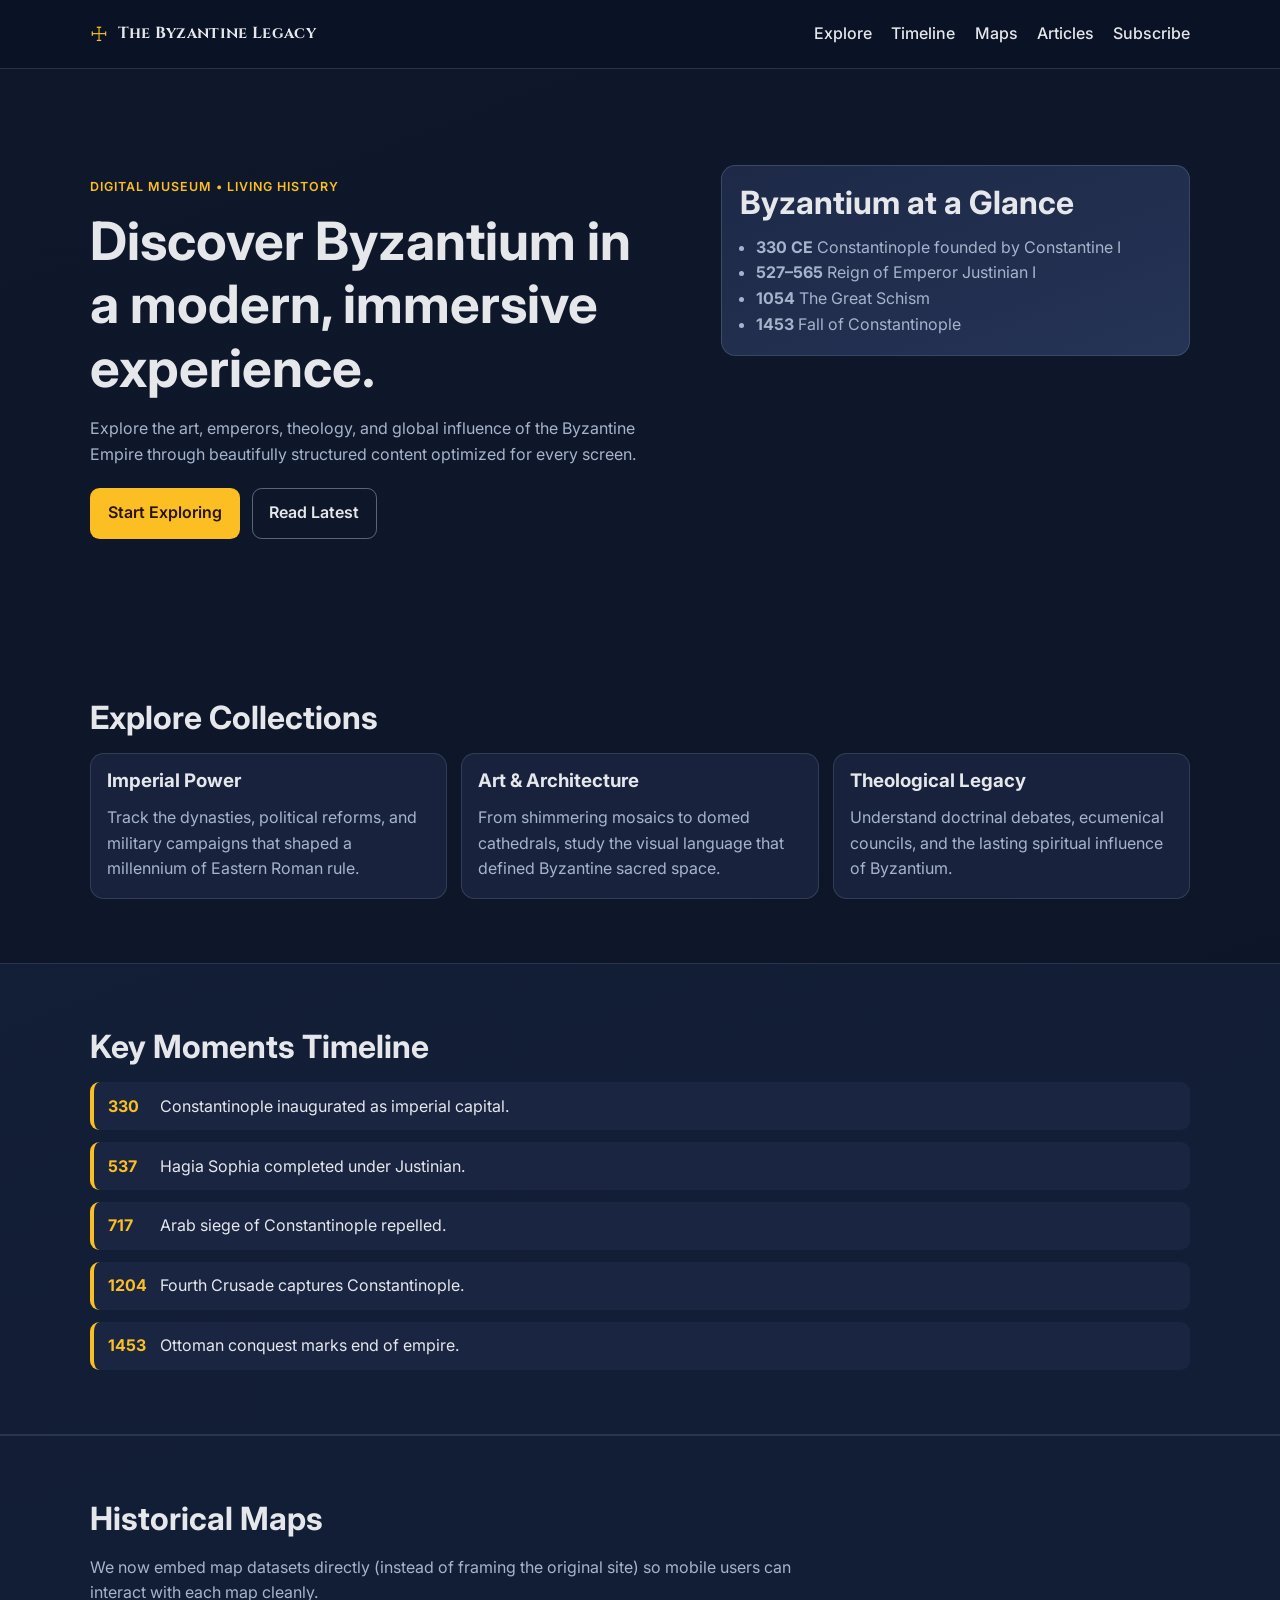
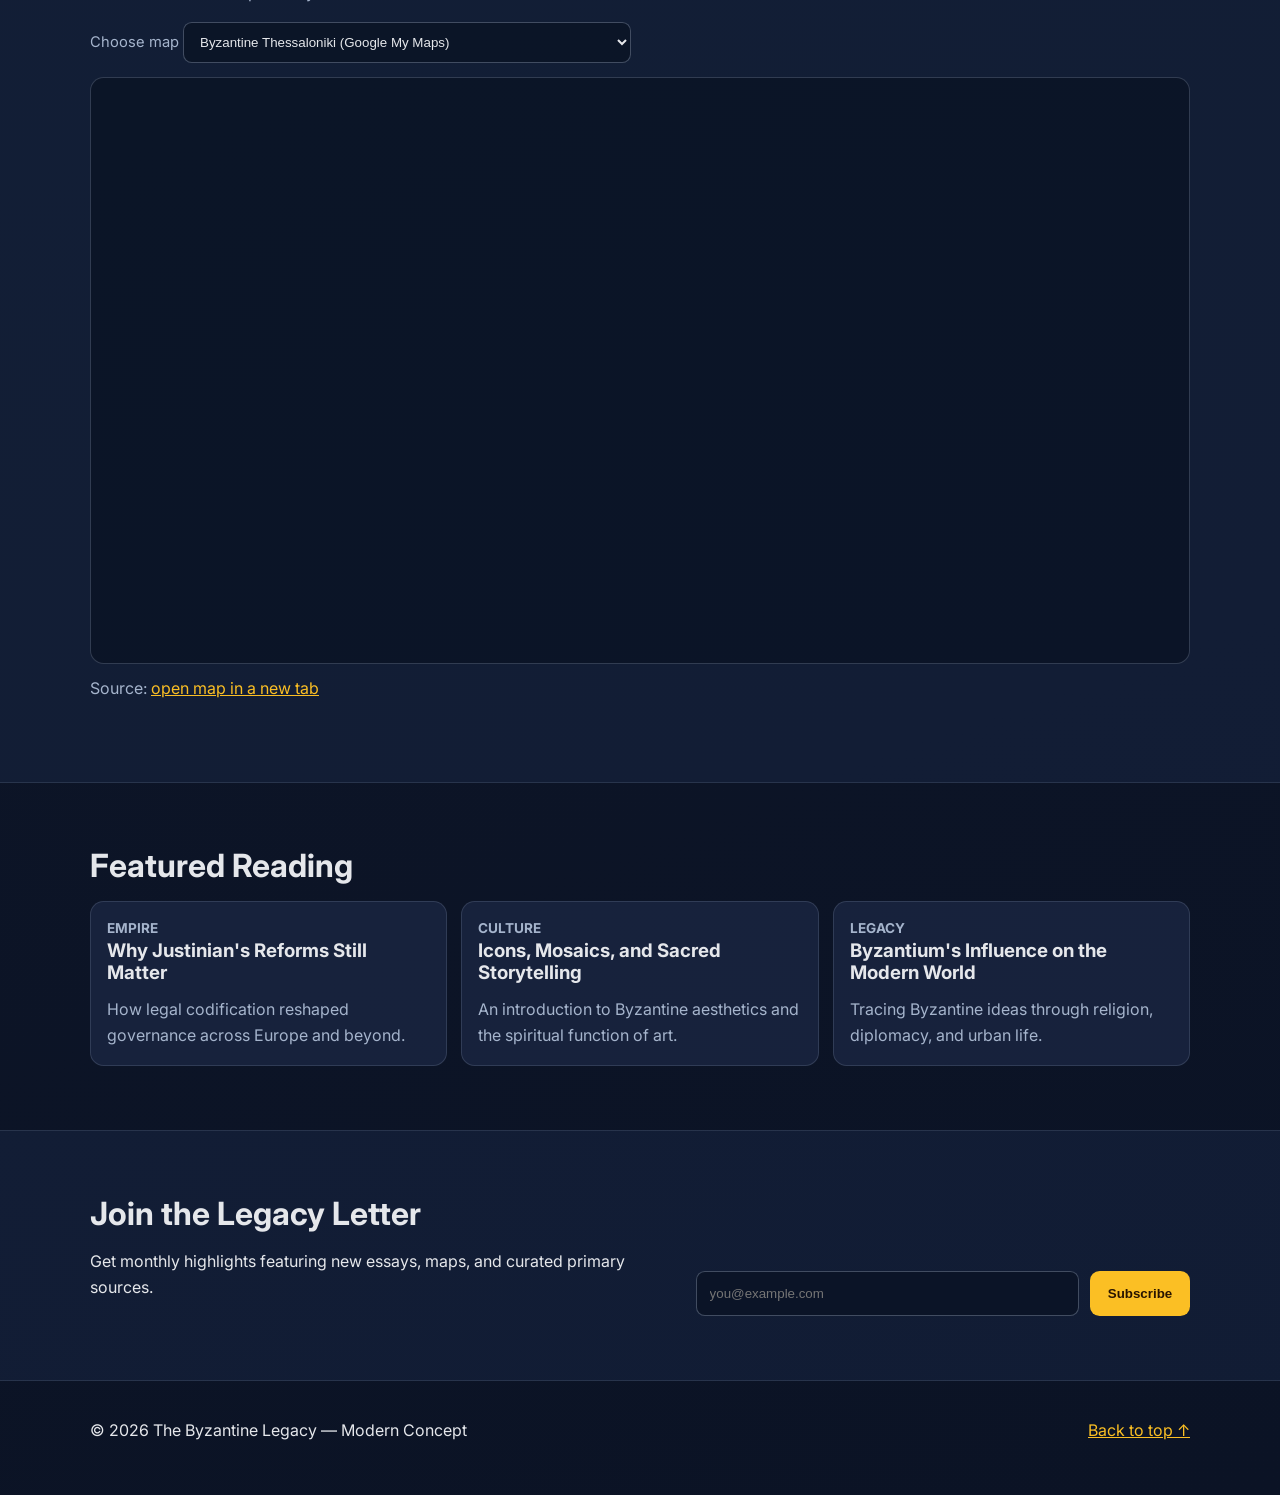
<file: index.html>
<!doctype html>
<html lang="en">
  <head>
    <meta charset="UTF-8" />
    <meta name="viewport" content="width=device-width, initial-scale=1.0" />
    <meta
      name="description"
      content="The Byzantine Legacy — a modern, mobile-friendly destination for Byzantine history, culture, and scholarship."
    />
    <title>The Byzantine Legacy | Modern Edition</title>
    <link rel="preconnect" href="https://fonts.googleapis.com" />
    <link rel="preconnect" href="https://fonts.gstatic.com" crossorigin />
    <link
      href="https://fonts.googleapis.com/css2?family=Cinzel:wght@500;700&family=Inter:wght@400;500;600;700&display=swap"
      rel="stylesheet"
    />
    <link rel="stylesheet" href="styles.css" />
  </head>
  <body>
    <header class="site-header">
      <div class="container nav-wrap">
        <a class="logo" href="#top" aria-label="The Byzantine Legacy home">
          <span class="logo-mark">☩</span>
          <span class="logo-text">The Byzantine Legacy</span>
        </a>
        <button class="nav-toggle" aria-expanded="false" aria-controls="site-nav">
          <span class="sr-only">Toggle navigation</span>
          ☰
        </button>
        <nav id="site-nav" class="site-nav" aria-label="Main navigation">
          <a href="#explore">Explore</a>
          <a href="#timeline">Timeline</a>
          <a href="#maps">Maps</a>
          <a href="#articles">Articles</a>
          <a href="#subscribe">Subscribe</a>
        </nav>
      </div>
    </header>

    <main id="top">
      <section class="hero">
        <div class="container hero-grid">
          <div>
            <p class="eyebrow">Digital Museum • Living History</p>
            <h1>Discover Byzantium in a modern, immersive experience.</h1>
            <p class="hero-copy">
              Explore the art, emperors, theology, and global influence of the Byzantine Empire through
              beautifully structured content optimized for every screen.
            </p>
            <div class="hero-actions">
              <a class="btn btn-primary" href="#explore">Start Exploring</a>
              <a class="btn btn-secondary" href="#articles">Read Latest</a>
            </div>
          </div>
          <aside class="hero-card" aria-label="Quick facts">
            <h2>Byzantium at a Glance</h2>
            <ul>
              <li><strong>330 CE</strong> Constantinople founded by Constantine I</li>
              <li><strong>527–565</strong> Reign of Emperor Justinian I</li>
              <li><strong>1054</strong> The Great Schism</li>
              <li><strong>1453</strong> Fall of Constantinople</li>
            </ul>
          </aside>
        </div>
      </section>

      <section id="explore" class="section">
        <div class="container">
          <h2>Explore Collections</h2>
          <div class="card-grid">
            <article class="card">
              <h3>Imperial Power</h3>
              <p>
                Track the dynasties, political reforms, and military campaigns that shaped a millennium
                of Eastern Roman rule.
              </p>
            </article>
            <article class="card">
              <h3>Art & Architecture</h3>
              <p>
                From shimmering mosaics to domed cathedrals, study the visual language that defined
                Byzantine sacred space.
              </p>
            </article>
            <article class="card">
              <h3>Theological Legacy</h3>
              <p>
                Understand doctrinal debates, ecumenical councils, and the lasting spiritual influence of
                Byzantium.
              </p>
            </article>
          </div>
        </div>
      </section>

      <section id="timeline" class="section section-alt">
        <div class="container">
          <h2>Key Moments Timeline</h2>
          <ol class="timeline">
            <li><span>330</span> Constantinople inaugurated as imperial capital.</li>
            <li><span>537</span> Hagia Sophia completed under Justinian.</li>
            <li><span>717</span> Arab siege of Constantinople repelled.</li>
            <li><span>1204</span> Fourth Crusade captures Constantinople.</li>
            <li><span>1453</span> Ottoman conquest marks end of empire.</li>
          </ol>
        </div>
      </section>

      <section id="maps" class="section section-alt">
        <div class="container">
          <h2>Historical Maps</h2>
          <p class="section-copy">
            We now embed map datasets directly (instead of framing the original site) so mobile users can
            interact with each map cleanly.
          </p>

          <div class="map-panel">
            <label class="map-label" for="map-picker">Choose map</label>
            <select id="map-picker" class="map-picker" aria-label="Choose a historical map"></select>

            <div class="map-embed-wrap">
              <iframe
                id="map-embed"
                class="map-embed"
                title="Byzantine map"
                loading="lazy"
                referrerpolicy="no-referrer-when-downgrade"
                allowfullscreen
              ></iframe>
            </div>
          </div>

          <p id="map-source" class="map-note"></p>
        </div>
      </section>

      <section id="articles" class="section">
        <div class="container">
          <h2>Featured Reading</h2>
          <div class="article-grid">
            <article class="article-card">
              <p class="tag">Empire</p>
              <h3>Why Justinian's Reforms Still Matter</h3>
              <p>How legal codification reshaped governance across Europe and beyond.</p>
            </article>
            <article class="article-card">
              <p class="tag">Culture</p>
              <h3>Icons, Mosaics, and Sacred Storytelling</h3>
              <p>An introduction to Byzantine aesthetics and the spiritual function of art.</p>
            </article>
            <article class="article-card">
              <p class="tag">Legacy</p>
              <h3>Byzantium's Influence on the Modern World</h3>
              <p>Tracing Byzantine ideas through religion, diplomacy, and urban life.</p>
            </article>
          </div>
        </div>
      </section>

      <section id="subscribe" class="section section-alt">
        <div class="container subscribe-wrap">
          <div>
            <h2>Join the Legacy Letter</h2>
            <p>Get monthly highlights featuring new essays, maps, and curated primary sources.</p>
          </div>
          <form class="subscribe-form" action="#" method="post">
            <label for="email" class="sr-only">Email Address</label>
            <input id="email" type="email" placeholder="you@example.com" required />
            <button class="btn btn-primary" type="submit">Subscribe</button>
          </form>
        </div>
      </section>
    </main>

    <footer class="site-footer">
      <div class="container footer-wrap">
        <p>© <span id="year"></span> The Byzantine Legacy — Modern Concept</p>
        <a href="#top">Back to top ↑</a>
      </div>
    </footer>

    <script src="script.js"></script>
  </body>
</html>
</file>
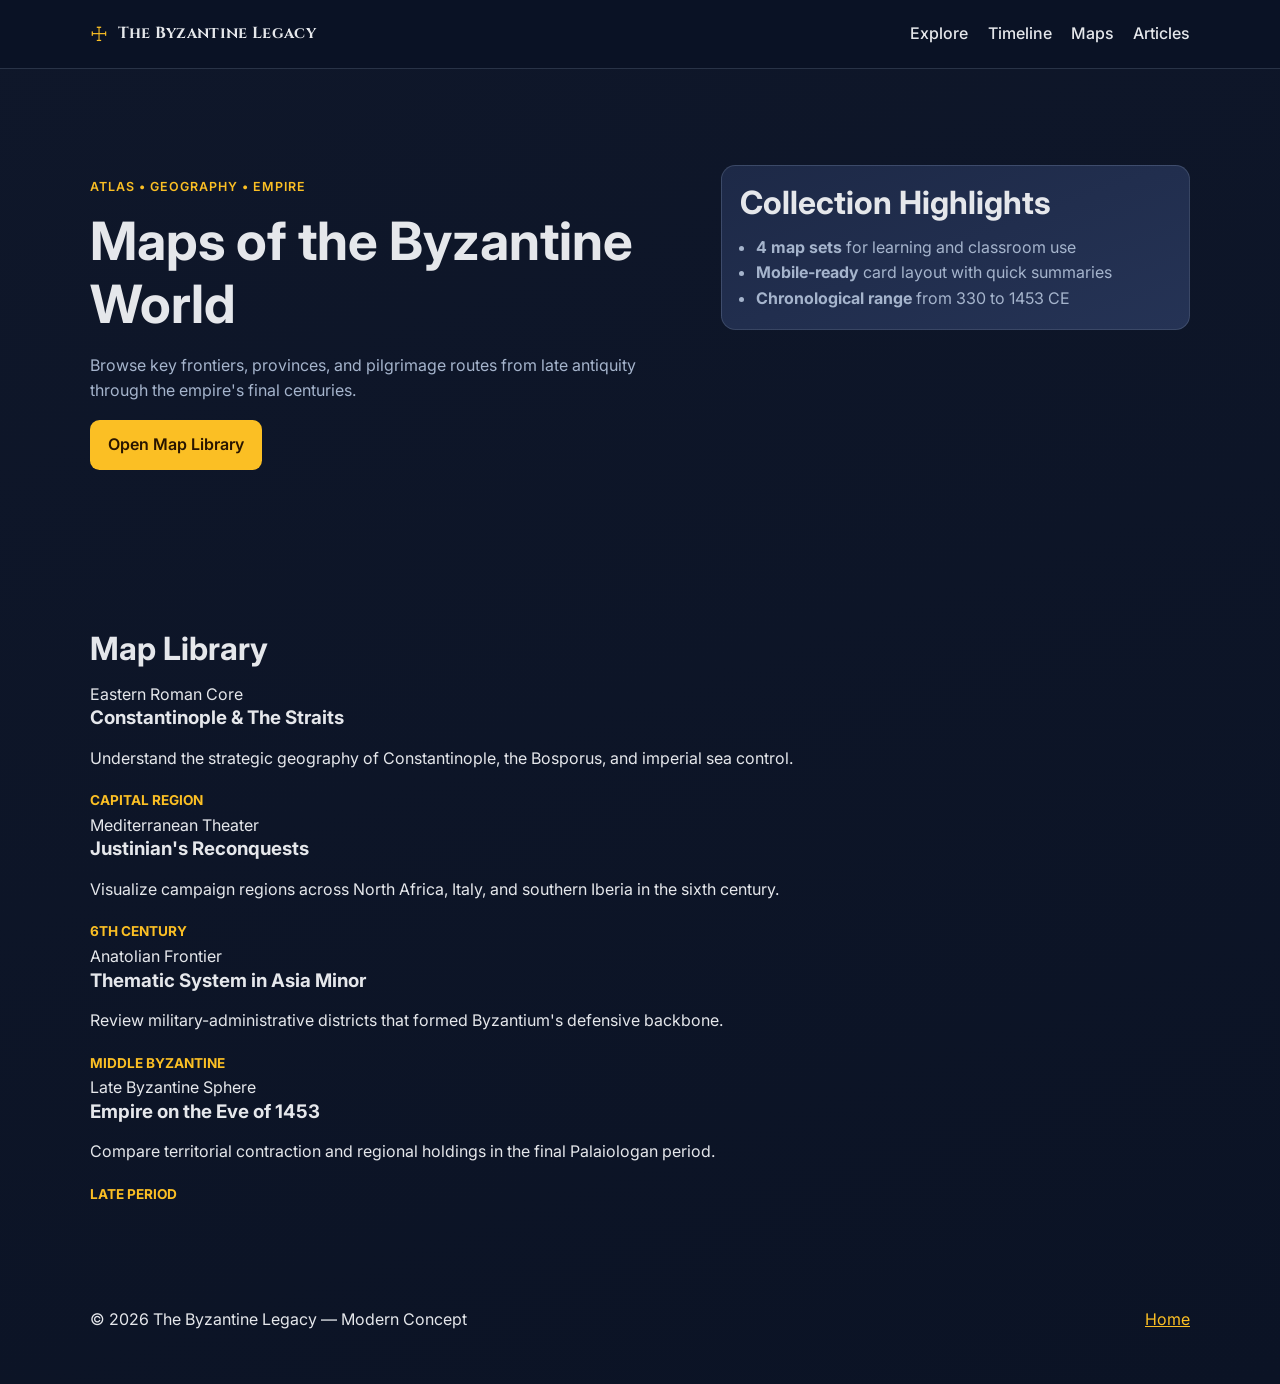
<file: maps.html>
<!doctype html>
<html lang="en">
  <head>
    <meta charset="UTF-8" />
    <meta name="viewport" content="width=device-width, initial-scale=1.0" />
    <meta
      name="description"
      content="The Byzantine Legacy Maps — explore key Byzantine regions, routes, and cities in a mobile-friendly map experience."
    />
    <title>Maps | The Byzantine Legacy</title>
    <link rel="preconnect" href="https://fonts.googleapis.com" />
    <link rel="preconnect" href="https://fonts.gstatic.com" crossorigin />
    <link
      href="https://fonts.googleapis.com/css2?family=Cinzel:wght@500;700&family=Inter:wght@400;500;600;700&display=swap"
      rel="stylesheet"
    />
    <link rel="stylesheet" href="styles.css" />
  </head>
  <body>
    <header class="site-header">
      <div class="container nav-wrap">
        <a class="logo" href="index.html" aria-label="The Byzantine Legacy home">
          <span class="logo-mark">☩</span>
          <span class="logo-text">The Byzantine Legacy</span>
        </a>
        <button class="nav-toggle" aria-expanded="false" aria-controls="site-nav">
          <span class="sr-only">Toggle navigation</span>
          ☰
        </button>
        <nav id="site-nav" class="site-nav" aria-label="Main navigation">
          <a href="index.html#explore">Explore</a>
          <a href="index.html#timeline">Timeline</a>
          <a href="maps.html" aria-current="page">Maps</a>
          <a href="index.html#articles">Articles</a>
        </nav>
      </div>
    </header>

    <main>
      <section class="hero maps-hero">
        <div class="container hero-grid">
          <div>
            <p class="eyebrow">Atlas • Geography • Empire</p>
            <h1>Maps of the Byzantine World</h1>
            <p class="hero-copy">
              Browse key frontiers, provinces, and pilgrimage routes from late antiquity through the
              empire's final centuries.
            </p>
            <a class="btn btn-primary" href="#map-library">Open Map Library</a>
          </div>
          <aside class="hero-card" aria-label="Map collection quick stats">
            <h2>Collection Highlights</h2>
            <ul>
              <li><strong>4 map sets</strong> for learning and classroom use</li>
              <li><strong>Mobile-ready</strong> card layout with quick summaries</li>
              <li><strong>Chronological range</strong> from 330 to 1453 CE</li>
            </ul>
          </aside>
        </div>
      </section>

      <section id="map-library" class="section">
        <div class="container">
          <h2>Map Library</h2>
          <div class="map-grid">
            <article class="map-card">
              <div class="map-card__media" aria-hidden="true">Eastern Roman Core</div>
              <div class="map-card__content">
                <h3>Constantinople & The Straits</h3>
                <p>
                  Understand the strategic geography of Constantinople, the Bosporus, and imperial sea
                  control.
                </p>
                <span class="tag">Capital Region</span>
              </div>
            </article>

            <article class="map-card">
              <div class="map-card__media" aria-hidden="true">Mediterranean Theater</div>
              <div class="map-card__content">
                <h3>Justinian's Reconquests</h3>
                <p>
                  Visualize campaign regions across North Africa, Italy, and southern Iberia in the sixth
                  century.
                </p>
                <span class="tag">6th Century</span>
              </div>
            </article>

            <article class="map-card">
              <div class="map-card__media" aria-hidden="true">Anatolian Frontier</div>
              <div class="map-card__content">
                <h3>Thematic System in Asia Minor</h3>
                <p>
                  Review military-administrative districts that formed Byzantium's defensive backbone.
                </p>
                <span class="tag">Middle Byzantine</span>
              </div>
            </article>

            <article class="map-card">
              <div class="map-card__media" aria-hidden="true">Late Byzantine Sphere</div>
              <div class="map-card__content">
                <h3>Empire on the Eve of 1453</h3>
                <p>
                  Compare territorial contraction and regional holdings in the final Palaiologan period.
                </p>
                <span class="tag">Late Period</span>
              </div>
            </article>
          </div>
        </div>
      </section>
    </main>

    <footer class="site-footer">
      <div class="container footer-wrap">
        <p>© <span id="year"></span> The Byzantine Legacy — Modern Concept</p>
        <a href="index.html">Home</a>
      </div>
    </footer>

    <script src="script.js"></script>
  </body>
</html>
</file>
<file: styles.css>
:root {
  --bg: #0f172a;
  --bg-soft: #111b32;
  --surface: #1d2947;
  --surface-soft: #253355;
  --text: #e5e7eb;
  --muted: #a5b4cc;
  --accent: #fbbf24;
  --accent-strong: #f59e0b;
  --max-width: 1100px;
}

* {
  box-sizing: border-box;
}

html,
body {
  margin: 0;
  padding: 0;
}

body {
  font-family: "Inter", system-ui, -apple-system, Segoe UI, Roboto, sans-serif;
  color: var(--text);
  background: linear-gradient(160deg, var(--bg) 0%, #0b1325 100%);
  line-height: 1.6;
}

.container {
  width: min(100% - 2rem, var(--max-width));
  margin-inline: auto;
}

.site-header {
  position: sticky;
  top: 0;
  z-index: 50;
  background: rgba(11, 19, 37, 0.88);
  border-bottom: 1px solid rgba(165, 180, 204, 0.2);
  backdrop-filter: blur(10px);
}

.nav-wrap {
  display: flex;
  align-items: center;
  justify-content: space-between;
  min-height: 4.25rem;
}

.logo {
  display: inline-flex;
  align-items: center;
  gap: 0.6rem;
  text-decoration: none;
  color: var(--text);
}

.logo-mark {
  color: var(--accent);
  font-size: 1.25rem;
}

.logo-text {
  font-family: "Cinzel", serif;
  font-weight: 700;
  letter-spacing: 0.02em;
}

.site-nav {
  display: none;
  position: absolute;
  left: 0;
  right: 0;
  top: 4.25rem;
  background: var(--bg-soft);
  border-bottom: 1px solid rgba(165, 180, 204, 0.2);
  padding: 0.5rem 1rem 1rem;
}

.site-nav a {
  display: block;
  color: var(--text);
  text-decoration: none;
  padding: 0.65rem 0;
  font-weight: 500;
}

.site-nav.open {
  display: block;
}

.nav-toggle {
  background: transparent;
  color: var(--text);
  border: 1px solid rgba(165, 180, 204, 0.4);
  border-radius: 0.5rem;
  width: 2.5rem;
  height: 2.5rem;
  font-size: 1.15rem;
}

.hero {
  padding: clamp(3rem, 8vw, 6rem) 0;
}

.hero-grid {
  display: grid;
  gap: 1.4rem;
}

.eyebrow {
  color: var(--accent);
  font-weight: 600;
  text-transform: uppercase;
  letter-spacing: 0.08em;
  font-size: 0.78rem;
}

h1,
h2,
h3 {
  line-height: 1.2;
  margin: 0 0 0.8rem;
}

h1 {
  font-size: clamp(1.95rem, 6vw, 3.3rem);
  max-width: 16ch;
}

h2 {
  font-size: clamp(1.45rem, 4vw, 2rem);
}

.hero-copy {
  max-width: 60ch;
  color: var(--muted);
}

.hero-actions {
  margin-top: 1.3rem;
  display: flex;
  gap: 0.75rem;
  flex-wrap: wrap;
}

.btn {
  display: inline-flex;
  align-items: center;
  justify-content: center;
  text-decoration: none;
  border-radius: 0.6rem;
  padding: 0.72rem 1.05rem;
  border: 1px solid transparent;
  font-weight: 600;
}

.btn-primary {
  background: var(--accent);
  color: #291500;
}

.btn-primary:hover {
  background: var(--accent-strong);
}

.btn-secondary {
  border-color: rgba(165, 180, 204, 0.5);
  color: var(--text);
}

.hero-card {
  background: linear-gradient(160deg, var(--surface), var(--surface-soft));
  border: 1px solid rgba(165, 180, 204, 0.2);
  padding: 1.1rem;
  border-radius: 0.9rem;
}

.hero-card ul {
  margin: 0;
  padding-left: 1rem;
  color: var(--muted);
}

.section {
  padding: clamp(2.2rem, 6vw, 4rem) 0;
}

.section-alt {
  background: rgba(26, 40, 72, 0.45);
  border-top: 1px solid rgba(165, 180, 204, 0.15);
  border-bottom: 1px solid rgba(165, 180, 204, 0.15);
}

.card-grid,
.article-grid {
  margin-top: 1rem;
  display: grid;
  grid-template-columns: 1fr;
  gap: 0.9rem;
}

.card,
.article-card {
  background: rgba(29, 41, 71, 0.7);
  border: 1px solid rgba(165, 180, 204, 0.18);
  border-radius: 0.85rem;
  padding: 1rem;
}

.card p,
.article-card p {
  color: var(--muted);
  margin: 0;
}

.timeline {
  list-style: none;
  padding: 0;
  margin: 1rem 0 0;
  display: grid;
  gap: 0.75rem;
}

.timeline li {
  background: rgba(29, 41, 71, 0.7);
  border-left: 4px solid var(--accent);
  border-radius: 0.6rem;
  padding: 0.7rem 0.85rem;
}

.timeline span {
  display: inline-block;
  min-width: 3rem;
  font-weight: 700;
  color: var(--accent);
}

.tag {
  color: var(--accent);
  font-size: 0.85rem;
  font-weight: 700;
  text-transform: uppercase;
}

.subscribe-wrap {
  display: grid;
  gap: 0.8rem;
}

.subscribe-form {
  display: grid;
  gap: 0.7rem;
}

.subscribe-form input {
  height: 2.8rem;
  border-radius: 0.55rem;
  border: 1px solid rgba(165, 180, 204, 0.35);
  background: rgba(11, 19, 37, 0.8);
  color: var(--text);
  padding: 0 0.8rem;
}

.site-footer {
  padding: 1.3rem 0 2.2rem;
}

.footer-wrap {
  display: flex;
  align-items: center;
  justify-content: space-between;
  gap: 0.7rem;
  flex-wrap: wrap;
}

.footer-wrap a {
  color: var(--accent);
}

.sr-only {
  position: absolute;
  width: 1px;
  height: 1px;
  padding: 0;
  margin: -1px;
  overflow: hidden;
  clip: rect(0, 0, 0, 0);
  white-space: nowrap;
  border: 0;
}

@media (min-width: 720px) {
  .nav-toggle {
    display: none;
  }

  .site-nav {
    position: static;
    display: flex;
    gap: 1.2rem;
    padding: 0;
    border: 0;
    background: transparent;
  }

  .site-nav a {
    padding: 0;
  }

  .hero-grid {
    grid-template-columns: 1.3fr 1fr;
    align-items: start;
  }

  .card-grid,
  .article-grid {
    grid-template-columns: repeat(3, minmax(0, 1fr));
  }

  .subscribe-wrap {
    grid-template-columns: 1.2fr 1fr;
    align-items: end;
  }

  .subscribe-form {
    grid-template-columns: 1fr auto;
  }
}


.section-copy {
  color: var(--muted);
  max-width: 72ch;
}


.map-panel {
  margin-top: 1rem;
}

.map-label {
  display: inline-block;
  font-size: 0.92rem;
  color: var(--muted);
  margin-bottom: 0.45rem;
}

.map-picker {
  width: 100%;
  max-width: 28rem;
  background: rgba(11, 19, 37, 0.8);
  color: var(--text);
  border: 1px solid rgba(165, 180, 204, 0.35);
  border-radius: 0.55rem;
  height: 2.6rem;
  padding: 0 0.75rem;
}

.map-embed-wrap {
  margin-top: 0.85rem;
  border: 1px solid rgba(165, 180, 204, 0.25);
  border-radius: 0.85rem;
  overflow: hidden;
  background: rgba(11, 19, 37, 0.8);
}

.map-embed {
  width: 100%;
  min-height: 65vh;
  border: 0;
  display: block;
}

.map-note {
  margin-top: 0.75rem;
  color: var(--muted);
}

.map-note a {
  color: var(--accent);
}
</file>
